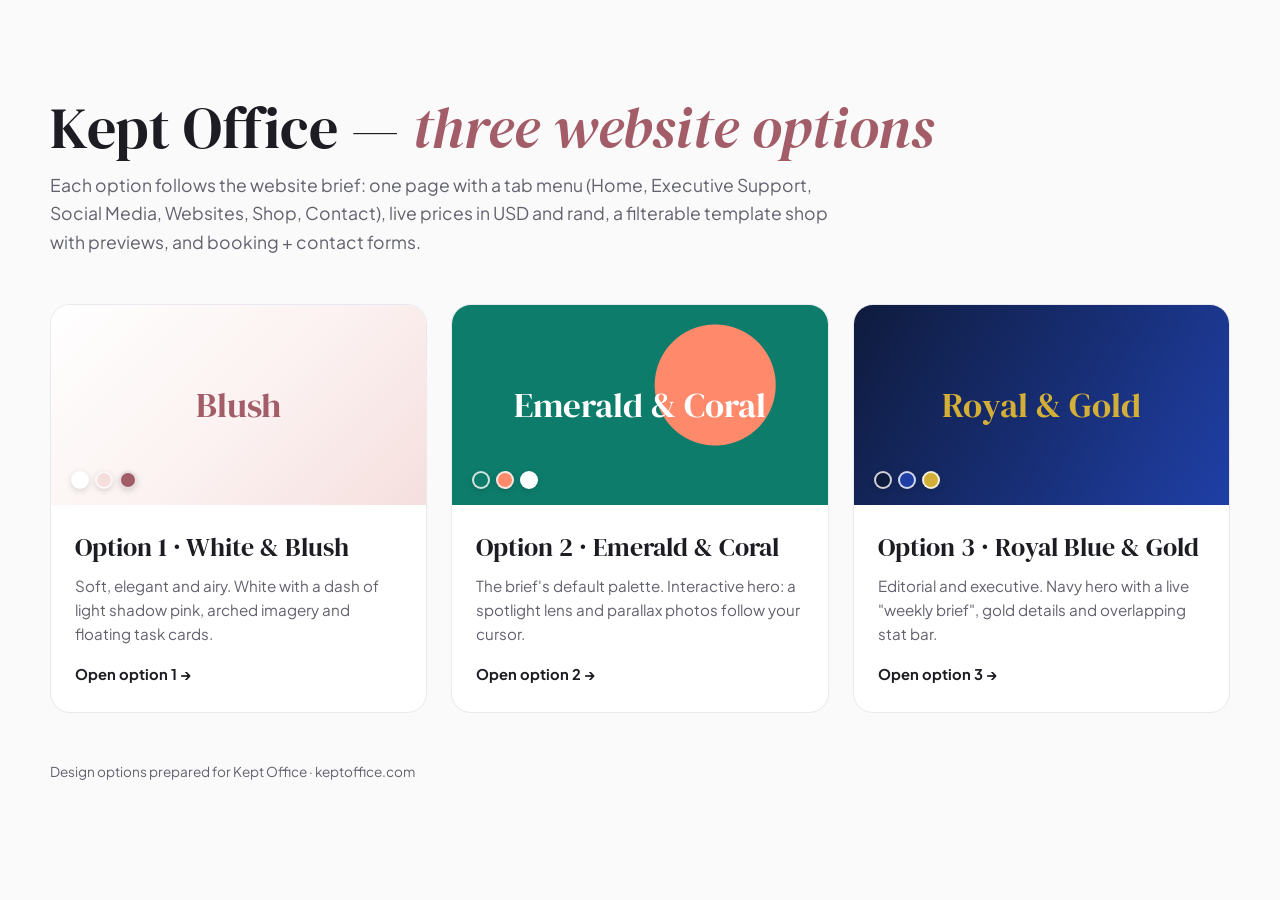
<file: index.html>
<!doctype html>
<html lang="en">
<head>
  <meta charset="utf-8">
  <meta name="viewport" content="width=device-width, initial-scale=1">
  <title>Kept Office — Website Options</title>
  <meta name="description" content="Three website design options for Kept Office.">
  <meta name="robots" content="noindex">
  <link rel="preconnect" href="https://fonts.googleapis.com">
  <link rel="preconnect" href="https://fonts.gstatic.com" crossorigin>
  <link href="https://fonts.googleapis.com/css2?family=DM+Serif+Display:ital@0;1&family=Plus+Jakarta+Sans:wght@400;600;700&display=swap" rel="stylesheet">
  <style>
    :root { --ink: #1c1c22; --muted: #62626e; --line: #e8e8ee; --bg: #fafafa; }
    * { box-sizing: border-box; }
    body { margin: 0; font-family: "Plus Jakarta Sans", system-ui, sans-serif; color: var(--ink); background: var(--bg); line-height: 1.6; }
    .wrap { width: min(1180px, 100% - 32px); margin: 0 auto; padding: clamp(48px, 8vw, 96px) 0; }
    h1 { font-family: "DM Serif Display", Georgia, serif; font-weight: 400; font-size: clamp(2.4rem, 5vw, 3.6rem); line-height: 1.1; margin: 0 0 12px; }
    h1 em { color: #a35d69; }
    .lede { color: var(--muted); font-size: 1.1rem; max-width: 60ch; margin: 0 0 48px; }
    .grid { display: grid; grid-template-columns: repeat(3, 1fr); gap: 24px; }
    a.opt { display: flex; flex-direction: column; text-decoration: none; color: inherit; background: #fff; border: 1px solid var(--line); border-radius: 20px; overflow: hidden; transition: transform .3s, box-shadow .3s; }
    a.opt:hover { transform: translateY(-6px); box-shadow: 0 30px 60px -30px rgba(0,0,0,.3); }
    .swatch { height: 200px; display: grid; place-items: center; position: relative; }
    .swatch span { font-family: "DM Serif Display", serif; font-size: 2.2rem; }
    .dots { position: absolute; bottom: 16px; left: 20px; display: flex; gap: 6px; }
    .dots i { width: 18px; height: 18px; border-radius: 50%; border: 2px solid rgba(255,255,255,.8); box-shadow: 0 2px 6px rgba(0,0,0,.15); }
    .body { padding: 22px 24px 26px; }
    .body h2 { font-family: "DM Serif Display", serif; font-weight: 400; font-size: 1.6rem; margin: 0 0 6px; }
    .body p { color: var(--muted); margin: 0 0 14px; font-size: .95rem; }
    .go { font-weight: 700; font-size: .92rem; }
    .o1 .swatch { background: linear-gradient(135deg, #fff 0%, #fbf1f0 55%, #f5dfde 100%); color: #a35d69; }
    .o2 .swatch { background: radial-gradient(circle at 70% 40%, #ff8a6b 0 60px, transparent 61px), #0e7c6b; color: #fff; }
    .o3 .swatch { background: linear-gradient(120deg, #0f1b3d, #1f3fa6); color: #d4af37; }
    footer { color: var(--muted); font-size: .85rem; margin-top: 48px; }
    @media (max-width: 900px) { .grid { grid-template-columns: 1fr; max-width: 520px; } }
  </style>
</head>
<body>
  <main class="wrap">
    <h1>Kept Office — <em>three website options</em></h1>
    <p class="lede">Each option follows the website brief: one page with a tab menu (Home, Executive Support, Social Media, Websites, Shop, Contact), live prices in USD and rand, a filterable template shop with previews, and booking + contact forms.</p>
    <div class="grid">
      <a class="opt o1" href="option-1-blush/">
        <div class="swatch"><span>Blush</span><div class="dots"><i style="background:#fff"></i><i style="background:#f5dfde"></i><i style="background:#a35d69"></i></div></div>
        <div class="body"><h2>Option 1 · White &amp; Blush</h2><p>Soft, elegant and airy. White with a dash of light shadow pink, arched imagery and floating task cards.</p><span class="go">Open option 1 →</span></div>
      </a>
      <a class="opt o2" href="option-2-emerald/">
        <div class="swatch"><span>Emerald &amp; Coral</span><div class="dots"><i style="background:#0e7c6b"></i><i style="background:#ff8a6b"></i><i style="background:#fff"></i></div></div>
        <div class="body"><h2>Option 2 · Emerald &amp; Coral</h2><p>The brief's default palette. Interactive hero: a spotlight lens and parallax photos follow your cursor.</p><span class="go">Open option 2 →</span></div>
      </a>
      <a class="opt o3" href="option-3-royal/">
        <div class="swatch"><span>Royal &amp; Gold</span><div class="dots"><i style="background:#0f1b3d"></i><i style="background:#1f3fa6"></i><i style="background:#d4af37"></i></div></div>
        <div class="body"><h2>Option 3 · Royal Blue &amp; Gold</h2><p>Editorial and executive. Navy hero with a live "weekly brief", gold details and overlapping stat bar.</p><span class="go">Open option 3 →</span></div>
      </a>
    </div>
    <footer>Design options prepared for Kept Office · keptoffice.com</footer>
  </main>
</body>
</html>
</file>
